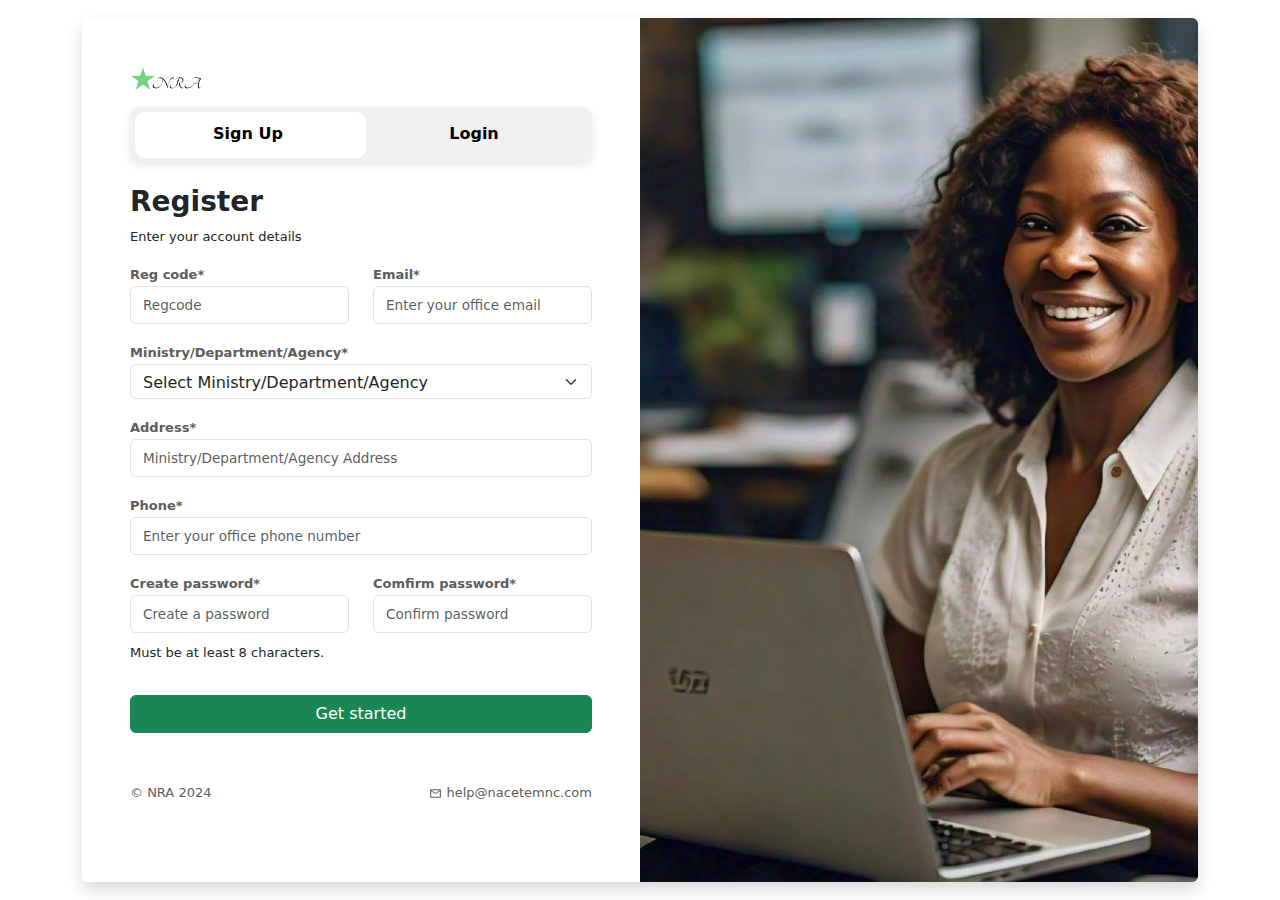
<file: NRA/html/index.html>
<!DOCTYPE html>
<html lang="en">
<head>
    <meta charset="UTF-8">
    <meta name="viewport" content="width=device-width, initial-scale=1.0">
    <title>Login / Signup</title>
    <link rel="stylesheet" href="https://cdn.jsdelivr.net/npm/bootstrap@5.3.0/dist/css/bootstrap.min.css">
    <link rel="stylesheet" href="./assets/css/index.css">
    <link rel="stylesheet" href="./assets/css/bootstrap.css">
</head>
<body>
    <div class="container d-flex justify-content-center align-items-center min-vh-100">
        <div class="row w-100 shadow rounded overflow-hidden" style="max-width: 1500px;">
            <!-- Left: Form Section -->
            <div class="col-md-6 bg-white p-5">
                <div class="text-start mb-3">
                    <img src="NRA-logo.png" alt="Logo" class="logo">
                </div>
                <div class="toggle-container text-center mb-4">

                    <div class="toggle-btn-group">
        <button class="toggle-btn active" id="signup-btn">Sign Up</button>
        <button class="toggle-btn" id="login-btn">Login</button>
        <div class="slider"></div>
    </div>
</div>                
                <div class="form-wrapper position-relative">
                    
                    <!-- Signup Form -->
                    <form id="signup-form" class="form-content">
                        <h3 class="text-start" style="font-weight: 600;">Register</h3>
                        <p class="text-start">Enter your account details</p>
                        <!-- Regcode and Email fields side by side on larger screens -->
                         <div class="row">
                            <div class="col-md-6 mb-3">
                                <label for="">Reg code*</label>
                                <input type="text" class="form-control" placeholder="Regcode" required>
                            </div>
                            <div class="col-md-6 mb-3">
                                <label for="">Email*</label>
                                <input type="email" class="form-control" placeholder="Enter your office email" required>
                            </div>
                        </div>

                        <div class="mb-3">
                            <label for="" class="small-label">Ministry/Department/Agency*</label>
                            <select class="form-select small-select" required>
                                <option value="" disabled selected>Select Ministry/Department/Agency</option>
                                <option value="Health">Ministry of Health</option>
                                <option value="Education">Ministry of Education</option>
                                <option value="Finance">Ministry of Finance</option>
                                <option value="Defence">Ministry of Defence</option>
                                <option value="Transport">Ministry of Transport</option>
                            </select>
                        </div>

                        <div class="mb-3">
                            <label for="">Address*</label>
                            <input type="text" class="form-control" placeholder="Ministry/Department/Agency Address" required>
                        </div>
                        <div class="mb-3">
                            <label for="">Phone*</label>
                            <input type="tel" class="form-control" placeholder="Enter your office phone number" required>
                        </div>
                        <div class="row mb-3">
                            <div class="col-md-6">
                                <label for="">Create password*</label>
                                <input type="password" class="form-control" placeholder="Create a password" required>
                                <p class="text-para">Must be at least 8 characters.</p>
                            </div>
                            <div class="col-md-6">
                                <label for="">Comfirm password*</label>
                                <input type="password" class="form-control" placeholder="Confirm password" required>
                            </div>
                        </div>                        
                        <button class="btn btn-success w-100">Get started</button>
                        <div class="row mb-3">
                            <div class="col-md-6">
                                <p class="text-start" style="color: #5d5c5c; margin-top: 50px;">© NRA 2024</p>
                            </div>
                            <div class="col-md-6">
                                <p class="text-end" style="text-decoration: none; color: #5d5c5c; font-size: 10;margin-top: 50px;"><svg xmlns="http://www.w3.org/2000/svg" height="13px" viewBox="0 -960 960 960" width="13px" fill="#5d5c5c"><path d="M160-160q-33 0-56.5-23.5T80-240v-480q0-33 23.5-56.5T160-800h640q33 0 56.5 23.5T880-720v480q0 33-23.5 56.5T800-160H160Zm320-280L160-640v400h640v-400L480-440Zm0-80 320-200H160l320 200ZM160-640v-80 480-400Z"/></svg> help@nacetemnc.com</p>
                            </div>
                        </div>    
                    </form>

                    <!--login form-->
                    <form id="login-form" class="form-content d-none">
                        <h3 class="text-center" style="font-weight: 600;">Welcome back</h3>
                        <p class="text-center">Welcome back! Please enter your details.</p>
                        <div class="mb-3">
                            <label for="">Email*</label>
                            <input type="email" class="form-control" placeholder="Enter your office email" required>
                        </div>
                        <div class="mb-3">
                            <label for="">Password*</label>
                            <input type="password" class="form-control" placeholder="*******" required>
                        </div>
                        <div class="d-flex justify-content-between mb-3">
                            <div class="d-flex align-items-center mb-3">
                                <input type="checkbox" id="remember" class="me-2">
                                <label for="remember" class="m-0">Remember for 30 days</label>
                            </div>                            
                            <a href="#" style="font-size: 13px; font-weight: 600; text-decoration: none; color: green;">Forgot password?</a>
                        </div>
                        <button class="btn btn-success w-100">Sign in</button>
                        <div class="row mb-3">
                            <div class="col-md-6">
                                <p class="text-start" style="color: #5d5c5c; margin-top: 50px;">© NRA 2024</p>
                            </div>
                            <div class="col-md-6">
                                <p class="text-end" style="text-decoration: none; color: #5d5c5c; font-size: 10;margin-top: 50px;"><svg xmlns="http://www.w3.org/2000/svg" height="13px" viewBox="0 -960 960 960" width="13px" fill="#5d5c5c"><path d="M160-160q-33 0-56.5-23.5T80-240v-480q0-33 23.5-56.5T160-800h640q33 0 56.5 23.5T880-720v480q0 33-23.5 56.5T800-160H160Zm320-280L160-640v400h640v-400L480-440Zm0-80 320-200H160l320 200ZM160-640v-80 480-400Z"/></svg> help@nacetemnc.com</p>
                            </div>
                        </div> 
                    </form>
                </div>
            </div>
            
            <!-- Right: Image Section -->
            <div class="col-md-6 d-none d-md-block p-0">
                <img src="./backgroundimage.png" alt="Login Image" class="img-fluid h-100 w-100 object-fit-cover">
            </div>
        </div>
    </div>

    <script>
        document.getElementById('signup-btn').addEventListener('click', function() {
            document.getElementById('login-form').classList.add('d-none');
            document.getElementById('signup-form').classList.remove('d-none');
        });
        
        document.getElementById('login-btn').addEventListener('click', function() {
            document.getElementById('signup-form').classList.add('d-none');
            document.getElementById('login-form').classList.remove('d-none');
        });
        
        document.getElementById('signup-link').addEventListener('click', function(e) {
            e.preventDefault();
            document.getElementById('login-form').classList.add('d-none');
            document.getElementById('signup-form').classList.remove('d-none');
        });
        
        document.getElementById('login-link').addEventListener('click', function(e) {
            e.preventDefault();
            document.getElementById('signup-form').classList.add('d-none');
            document.getElementById('login-form').classList.remove('d-none');
        });
    </script>
    <script src="index.js"></script>
</body>
</html>
</file>
<file: NRA/html/assets/css/index.css>
.logo {
    height: 25px; /* Adjust height as needed */
}

h3 {
    font-size: 25px; /* Smaller heading */
    text-align: left; /* Align Register to the left */
}

label {
    font-size: 13px; 
    color: #5d5c5c;
    font-weight: 600;
}

.small-select {
    font-size: 0.85rem; /* Smaller text */
    
    height: 35px; /* Adjust height */
    color: #6c757d; /* Optional: Change color to a subtle gray */
}

/* Reduce placeholder text size */
input::placeholder, select::placeholder {
    font-size: 0.85rem; /* Adjust size as needed */
    color: #6c757d; /* Optional: Change color to a subtle gray */
}


p {
    font-size: 13px; /* Reduce paragraph text */
}

.btn {
    font-size: 14px; /* Adjust button text size */
}

.text-para {
    padding-top: 10px;
}

/* Centering the toggle buttons */
.toggle-container {
    display: flex;
    justify-content: center;
}

/* Toggle button group */
.toggle-btn-group {
    position: relative;
    display: flex;
    width: 550px;
    background: #f0f0f0;
    border-radius: 10px;
    padding: 5px;
    box-shadow: 0px 4px 10px rgba(0, 0, 0, 0.1);
}

/* Individual buttons */
.toggle-btn {
    flex: 1;
    border: none;
    background: transparent;
    padding: 10px 0;
    font-size: 16px;
    font-weight: 600;
    cursor: pointer;
    position: relative;
    z-index: 2;
    transition: color 0.3s ease-in-out;
}

/* Active button text color */
.toggle-btn.active {
    color: #000;
}

/* Moving slider effect */
.slider {
    position: absolute;
    top: 5px;
    left: 5px;
    width: 50%;
    height: 85%;
    background-color: #ffffff; /* whitesmoke for signup */
    border-radius: 10px;
    transition: transform 0.4s ease-in-out, background 0.3s ease-in-out;
    z-index: 1;
}
</file>
